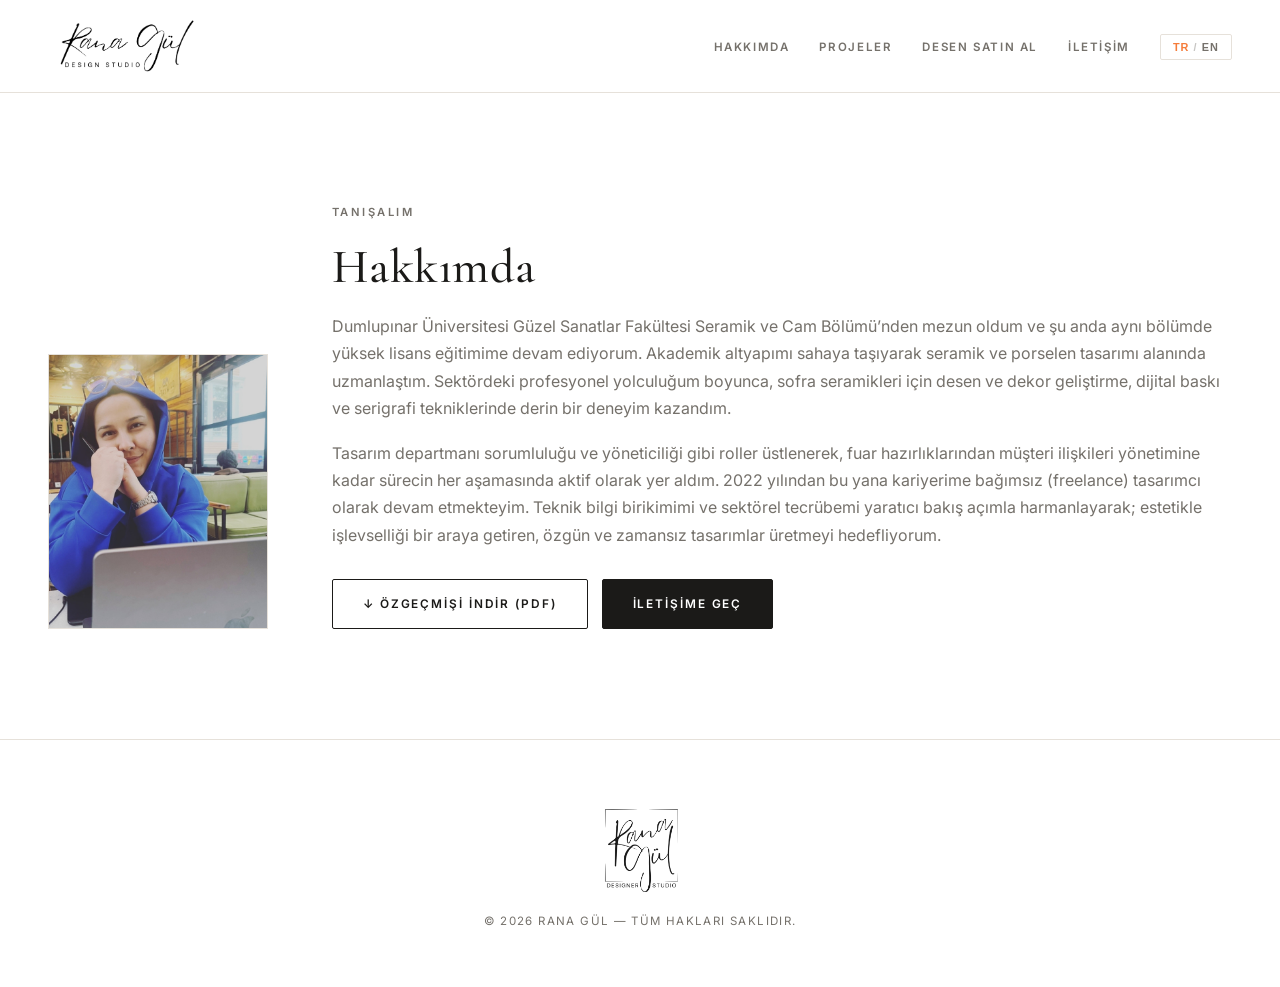
<file: hakkimda.html>
<!DOCTYPE html>
<html lang="tr">
<head>
  <meta charset="UTF-8" />
  <meta name="viewport" content="width=device-width, initial-scale=1.0" />

  <!-- ===== Temel SEO ===== -->
  <title>Hakkımda — Rana Gül Design Studio</title>
  <meta name="description" content="Rana Gül kimdir? Seramik ve porselen yüzey deseni tasarımcısı; Edessa, Farika, Serenat, Ant, Lujo ve Tulu Porselen gibi markalar için desen ve dekor geliştirdi. Eğitim, deneyim ve uzmanlık alanları." />
  <meta name="author" content="Rana Gül" />
  <meta name="robots" content="index, follow, max-image-preview:large" />
  <meta name="theme-color" content="#f57c3a" />
  <link rel="canonical" href="https://ranauslu.github.io/ranaguldesignerstudio/hakkimda.html" />

  <!-- ===== Favicon ===== -->
  <link rel="icon" type="image/png" sizes="32x32" href="assets/favicon-32.png" />
  <link rel="apple-touch-icon" href="assets/apple-touch-icon.jpg" />

  <!-- ===== Open Graph ===== -->
  <meta property="og:type" content="profile" />
  <meta property="og:site_name" content="Rana Gül Design Studio" />
  <meta property="og:title" content="Hakkımda — Rana Gül Design Studio" />
  <meta property="og:description" content="Seramik ve porselen yüzey deseni tasarımcısı Rana Gül'ün eğitimi, deneyimi ve uzmanlık alanları." />
  <meta property="og:url" content="https://ranauslu.github.io/ranaguldesignerstudio/hakkimda.html" />
  <meta property="og:image" content="https://ranauslu.github.io/ranaguldesignerstudio/assets/og-image.jpg" />
  <meta property="og:locale" content="tr_TR" />

  <link rel="preconnect" href="https://fonts.googleapis.com" />
  <link rel="preconnect" href="https://fonts.gstatic.com" crossorigin />
  <link href="https://fonts.googleapis.com/css2?family=Cormorant+Garamond:ital,wght@0,400;0,500;0,600;1,400&family=Inter:wght@400;500;600&display=swap" rel="stylesheet" />
  <link rel="stylesheet" href="css/style.css?v=4" />

  <!-- ===== JSON-LD ===== -->
  <script type="application/ld+json">
  {
    "@context": "https://schema.org",
    "@type": "AboutPage",
    "url": "https://ranauslu.github.io/ranaguldesignerstudio/hakkimda.html",
    "name": "Hakkımda — Rana Gül Design Studio",
    "mainEntity": {
      "@type": "Person",
      "name": "Rana Gül",
      "jobTitle": "Porselen & Seramik Yüzey Deseni Tasarımcısı",
      "url": "https://ranauslu.github.io/ranaguldesignerstudio/",
      "email": "ranaguldesigner@gmail.com",
      "telephone": "+90-546-262-95-01",
      "alumniOf": { "@type": "CollegeOrUniversity", "name": "Dumlupınar Üniversitesi Güzel Sanatlar Fakültesi — Seramik ve Cam" },
      "sameAs": [
        "https://www.instagram.com/ranaguldesigner/",
        "https://www.linkedin.com/in/rana-g%C3%BCl-5452bb26b/"
      ]
    }
  }
  </script>
</head>
<body>
  <!-- ============ HEADER / NAVİGASYON ============ -->
  <header class="site-header" id="top">
    <nav class="nav container">
      <a href="index.html" class="brand" aria-label="Rana Gül Design Studio">
        <img src="ranalogo/logo-yatay.jpg" alt="Rana Gül Design Studio" class="brand-logo" />
      </a>

      <button class="nav-toggle" aria-label="Menü" aria-expanded="false">
        <span></span><span></span><span></span>
      </button>

      <ul class="nav-links">
        <li><a href="hakkimda.html" aria-current="page" data-tr="Hakkımda" data-en="About">Hakkımda</a></li>
        <li><a href="index.html#projeler" data-tr="Projeler" data-en="Projects">Projeler</a></li>
        <li><a href="index.html#satis" data-tr="Desen Satın Al" data-en="Buy Patterns">Desen Satın Al</a></li>
        <li><a href="index.html#iletisim" data-tr="İletişim" data-en="Contact">İletişim</a></li>
        <li>
          <button class="lang-toggle" aria-label="Dil değiştir">
            <span class="lang-tr">TR</span><span class="lang-sep">/</span><span class="lang-en">EN</span>
          </button>
        </li>
      </ul>
    </nav>
  </header>

  <main>
    <!-- ============ HAKKIMDA ============ -->
    <section class="section" id="hakkimda">
      <div class="container about">
        <div class="about-photo">
          <div class="photo-frame">
            <img src="assets/profil.jpg" alt="Rana Gül" class="photo-img" width="640" height="800" />
          </div>
        </div>
        <div class="about-text">
          <p class="eyebrow" data-tr="Tanışalım" data-en="Get to know me">Tanışalım</p>
          <h1 class="section-title" data-tr="Hakkımda" data-en="About">Hakkımda</h1>
          <p data-tr="Dumlupınar Üniversitesi Güzel Sanatlar Fakültesi Seramik ve Cam Bölümü’nden mezun oldum ve şu anda aynı bölümde yüksek lisans eğitimime devam ediyorum. Akademik altyapımı sahaya taşıyarak seramik ve porselen tasarımı alanında uzmanlaştım. Sektördeki profesyonel yolculuğum boyunca, sofra seramikleri için desen ve dekor geliştirme, dijital baskı ve serigrafi tekniklerinde derin bir deneyim kazandım."
             data-en="I graduated from the Department of Ceramics and Glass at Dumlupınar University, Faculty of Fine Arts, and I am currently pursuing my master’s degree in the same department. Bringing my academic background into practice, I specialized in ceramic and porcelain design. Throughout my professional journey in the industry, I have gained deep experience in pattern and decor development for tableware ceramics, as well as in digital printing and serigraphy (screen printing) techniques.">
            Dumlupınar Üniversitesi Güzel Sanatlar Fakültesi Seramik ve Cam Bölümü’nden mezun oldum ve şu anda aynı bölümde yüksek lisans eğitimime devam ediyorum. Akademik altyapımı sahaya taşıyarak seramik ve porselen tasarımı alanında uzmanlaştım. Sektördeki profesyonel yolculuğum boyunca, sofra seramikleri için desen ve dekor geliştirme, dijital baskı ve serigrafi tekniklerinde derin bir deneyim kazandım.
          </p>
          <p data-tr="Tasarım departmanı sorumluluğu ve yöneticiliği gibi roller üstlenerek, fuar hazırlıklarından müşteri ilişkileri yönetimine kadar sürecin her aşamasında aktif olarak yer aldım. 2022 yılından bu yana kariyerime bağımsız (freelance) tasarımcı olarak devam etmekteyim. Teknik bilgi birikimimi ve sektörel tecrübemi yaratıcı bakış açımla harmanlayarak; estetikle işlevselliği bir araya getiren, özgün ve zamansız tasarımlar üretmeyi hedefliyorum."
             data-en="Taking on roles such as design department lead and manager, I have been actively involved in every stage of the process — from trade-fair preparations to client relationship management. Since 2022, I have been continuing my career as an independent (freelance) designer. By blending my technical knowledge and industry experience with my creative vision, I aim to create original and timeless designs that bring together aesthetics and functionality.">
            Tasarım departmanı sorumluluğu ve yöneticiliği gibi roller üstlenerek, fuar hazırlıklarından müşteri ilişkileri yönetimine kadar sürecin her aşamasında aktif olarak yer aldım. 2022 yılından bu yana kariyerime bağımsız (freelance) tasarımcı olarak devam etmekteyim. Teknik bilgi birikimimi ve sektörel tecrübemi yaratıcı bakış açımla harmanlayarak; estetikle işlevselliği bir araya getiren, özgün ve zamansız tasarımlar üretmeyi hedefliyorum.
          </p>

          <div class="about-actions">
            <a class="btn btn-ghost cv-btn" href="biyografi/Rana%20G%C3%9CL.pdf" target="_blank" rel="noopener"
               data-tr="↓ Özgeçmişi İndir (PDF)" data-en="↓ Download CV (PDF)">↓ Özgeçmişi İndir (PDF)</a>
            <a class="btn btn-primary" href="index.html#iletisim" data-tr="İletişime Geç" data-en="Get in Touch">İletişime Geç</a>
          </div>
        </div>
      </div>
    </section>
  </main>

  <!-- ============ FOOTER ============ -->
  <footer class="site-footer">
    <div class="container">
      <img src="ranalogo/logo-kare.jpg" alt="Rana Gül Designer Studio" class="footer-logo" />
      <p>© <span id="year"></span> Rana Gül — <span data-tr="Tüm hakları saklıdır." data-en="All rights reserved.">Tüm hakları saklıdır.</span></p>
    </div>
  </footer>

  <script src="js/main.js"></script>
</body>
</html>
</file>
<file: css/style.css>
/* ============================================================
   Rana Gül — Porselen Yüzey Deseni Portföyü
   Editoryal & minimal tema (Tashi Studio tarzı):
   nötr/beyaz zemin, bol boşluk, büyük harf-aralıklı tipografi,
   görsel-odaklı ızgara. Mor + turuncu hafif vurgu.
   Saf CSS, framework yok.
   ============================================================ */

:root {
  --bg: #ffffff;
  --bg-alt: #f6f4f1;        /* sıcak nötr off-white */
  --ink: #1b1a18;           /* neredeyse siyah metin */
  --ink-soft: #75716b;      /* ikincil metin */
  --line: #e6e1da;          /* hairline çizgi */
  --kart: #ffffff;

  --accent: #f57c3a;        /* turuncu — sade vurgu */
  --accent-dark: #e06a28;
  --mor: #6c4ab6;           /* mor — çok hafif ikincil vurgu */

  --r: 2px;                 /* keskin, editoryal köşeler */
  --maxw: 1240px;
  --pad: 28px;
}

* { box-sizing: border-box; }
html { scroll-behavior: smooth; }

body {
  margin: 0;
  font-family: "Inter", system-ui, -apple-system, sans-serif;
  color: var(--ink);
  background: var(--bg);
  line-height: 1.7;
  font-size: 16px;
  -webkit-font-smoothing: antialiased;
  text-rendering: optimizeLegibility;
}

h1, h2, h3 { font-weight: 500; line-height: 1.15; margin: 0; }
a { color: inherit; text-decoration: none; }
img { max-width: 100%; display: block; }

.container { width: 100%; max-width: var(--maxw); margin: 0 auto; padding: 0 var(--pad); }

/* Bölüm üstü küçük etiket */
.eyebrow,
.hero-eyebrow {
  text-transform: uppercase;
  letter-spacing: 0.22em;
  font-size: 0.7rem;
  font-weight: 600;
  color: var(--accent);
}

/* ---------- Butonlar ---------- */
.btn {
  display: inline-block;
  padding: 14px 30px;
  border-radius: var(--r);
  font-size: 0.74rem;
  font-weight: 600;
  letter-spacing: 0.16em;
  text-transform: uppercase;
  cursor: pointer;
  border: 1px solid transparent;
  transition: background 0.2s ease, color 0.2s ease, border-color 0.2s ease;
}
.btn-primary { background: var(--ink); color: #fff; border-color: var(--ink); }
.btn-primary:hover { background: var(--accent); border-color: var(--accent); }
.btn-ghost { background: transparent; color: var(--ink); border-color: var(--ink); }
.btn-ghost:hover { background: var(--ink); color: #fff; }

/* ---------- Header / Nav ---------- */
.site-header {
  position: sticky; top: 0; z-index: 50;
  background: rgba(255, 255, 255, 0.9);
  backdrop-filter: saturate(140%) blur(10px);
  border-bottom: 1px solid var(--line);
}
.nav { display: flex; align-items: center; justify-content: space-between; height: 92px; }
.brand { display: flex; align-items: center; }
.brand-logo { height: 64px; width: auto; }

.nav-links { display: flex; align-items: center; gap: 30px; list-style: none; margin: 0; padding: 0; }
.nav-links a {
  color: var(--ink-soft); font-size: 0.72rem; font-weight: 600;
  letter-spacing: 0.14em; text-transform: uppercase; padding-bottom: 2px;
  border-bottom: 1px solid transparent; transition: 0.18s;
}
.nav-links a:hover { color: var(--ink); border-bottom-color: var(--accent); }

.lang-toggle {
  background: transparent; border: 1px solid var(--line); border-radius: var(--r);
  padding: 6px 12px; font-size: 0.68rem; font-weight: 600; letter-spacing: 0.1em;
  cursor: pointer; color: var(--ink-soft);
}
.lang-toggle .lang-sep { opacity: 0.4; margin: 0 4px; }
body[data-lang="tr"] .lang-tr { color: var(--accent); }
body[data-lang="en"] .lang-en { color: var(--accent); }

.nav-toggle { display: none; background: none; border: 0; cursor: pointer; padding: 8px; }
.nav-toggle span { display: block; width: 22px; height: 1.5px; background: var(--ink); margin: 5px 0; transition: 0.25s; }

/* ---------- Hero ---------- */
.hero { background: var(--bg); padding: 116px 0 70px; }
.hero-pattern { display: none; }
.hero-inner { position: relative; text-align: center; max-width: 820px; margin: 0 auto; }
.hero-eyebrow { display: block; margin: 0 0 22px; font-size: 0.95rem; letter-spacing: 0.16em; }
.hero-title {
  font-family: "Cormorant Garamond", Georgia, serif;
  font-size: clamp(2.7rem, 7vw, 5rem); line-height: 1;
  letter-spacing: 0.01em; margin: 0 0 24px; color: var(--ink); font-weight: 500;
}
.hero-lead { font-size: 1.1rem; color: var(--ink-soft); margin: 0 auto 38px; max-width: 600px; }
.hero-cta { display: flex; gap: 16px; justify-content: center; flex-wrap: wrap; }

/* ---------- Tam genişlik desen banner (carousel, 3:1) ---------- */
.banner { width: 100%; border-top: 1px solid var(--line); border-bottom: 1px solid var(--line); background: #fff; }
.bc { position: relative; width: 100%; aspect-ratio: 3 / 1; overflow: hidden; background: #fff; }
.bc-slide {
  position: absolute; inset: 0; width: 100%; height: 100%; object-fit: cover;
  opacity: 0; transition: opacity 0.7s ease; pointer-events: none;
}
.bc-slide.active { opacity: 1; }
.bc-arrow {
  position: absolute; top: 50%; transform: translateY(-50%); z-index: 3;
  width: 42px; height: 42px; border-radius: 50%; border: 0;
  background: rgba(255, 255, 255, 0.8); color: var(--ink); font-size: 1.7rem; line-height: 1;
  cursor: pointer; display: grid; place-items: center; transition: background 0.2s, opacity 0.2s;
  box-shadow: 0 2px 10px rgba(0,0,0,0.12);
}
.bc-arrow:hover { background: #fff; }
.bc-prev { left: 16px; }
.bc-next { right: 16px; }
.bc-dots { position: absolute; bottom: 14px; left: 0; right: 0; z-index: 3; display: flex; gap: 7px; justify-content: center; flex-wrap: wrap; padding: 0 16px; }
.bc-dot {
  width: 8px; height: 8px; border-radius: 50%; border: 0; padding: 0; cursor: pointer;
  background: rgba(255, 255, 255, 0.6); box-shadow: 0 1px 3px rgba(0,0,0,0.25);
  transition: background 0.2s, transform 0.2s;
}
.bc-dot.active { background: #fff; transform: scale(1.35); }

@media (max-width: 600px) {
  .bc-arrow { width: 34px; height: 34px; font-size: 1.3rem; }
  .bc-prev { left: 8px; } .bc-next { right: 8px; }
  .bc-dots { bottom: 8px; gap: 5px; }
  .bc-dot { width: 6px; height: 6px; }
}

/* ---------- Bölüm genel ---------- */
.section { padding: 110px 0; }
.section-alt { background: var(--bg-alt); }
.section-title {
  font-family: "Cormorant Garamond", Georgia, serif;
  font-size: clamp(2.1rem, 4vw, 3rem);
  letter-spacing: 0.01em; font-weight: 500;
  color: var(--ink); margin: 0 0 18px;
}
.section-lead { color: var(--ink-soft); max-width: 640px; margin: 0 0 48px; font-size: 1.04rem; }

/* ---------- Hakkımda ---------- */
.about { display: grid; grid-template-columns: 220px 1fr; gap: 64px; align-items: end; }
.photo-frame { overflow: hidden; border: 1px solid var(--line); }
.photo-placeholder {
  aspect-ratio: 4/5; display: grid; place-items: center;
  font-size: 2.6rem; letter-spacing: 0.1em; color: var(--ink-soft);
  background: var(--bg-alt); font-weight: 500;
}
.photo-img { width: 100%; height: auto; display: block; }
.about-text p { margin: 0 0 18px; color: var(--ink-soft); }
.about-sub {
  font-size: 0.78rem; text-transform: uppercase; letter-spacing: 0.18em;
  color: var(--ink); margin: 34px 0 16px; font-weight: 600;
}
.skill-list { list-style: none; padding: 0; margin: 0; display: flex; flex-wrap: wrap; gap: 8px; }
.skill-list li {
  border: 1px solid var(--line); color: var(--ink-soft);
  padding: 7px 15px; border-radius: var(--r); font-size: 0.8rem;
  letter-spacing: 0.04em; text-transform: uppercase;
}

.about-actions { display: flex; flex-wrap: wrap; gap: 14px; margin-top: 30px; align-items: center; }
.about-actions .cv-btn { margin-top: 0; }

/* ---------- Filtreler ---------- */
.filters { display: flex; flex-wrap: wrap; gap: 26px; margin-bottom: 40px; border-bottom: 1px solid var(--line); padding-bottom: 6px; }
.filter {
  background: none; border: 0; color: var(--ink-soft);
  padding: 0 0 10px; font-size: 0.74rem; font-weight: 600; letter-spacing: 0.14em;
  text-transform: uppercase; cursor: pointer; position: relative; transition: color 0.18s;
}
.filter::after {
  content: ""; position: absolute; left: 0; right: 0; bottom: -7px; height: 2px;
  background: var(--accent); transform: scaleX(0); transition: transform 0.2s ease;
}
.filter:hover { color: var(--ink); }
.filter.is-active { color: var(--ink); }
.filter.is-active::after { transform: scaleX(1); }

/* ---------- Galeri ---------- */
.gallery { display: grid; grid-template-columns: repeat(3, 1fr); gap: 28px; }
.tile {
  display: block; width: 100%; text-align: left; padding: 0;
  background: var(--kart); border: 1px solid var(--line); border-radius: var(--r);
  overflow: hidden; cursor: pointer; transition: border-color 0.2s ease;
}
.tile:hover { border-color: var(--ink); }
.tile-imgwrap { overflow: hidden; }
.tile img { aspect-ratio: 4/3; object-fit: cover; background: #fff; transition: transform 0.45s ease; }
.tile:hover img { transform: scale(1.04); }
.tile-meta { display: flex; justify-content: space-between; align-items: center; padding: 16px 18px; }
.tile-code { font-weight: 600; color: var(--ink); font-size: 0.8rem; letter-spacing: 0.1em; }
.tile-tag { font-size: 0.64rem; text-transform: uppercase; letter-spacing: 0.16em; color: var(--accent); font-weight: 600; }

/* ---------- Markalar ---------- */
.brands-title {
  font-size: 0.78rem; text-transform: uppercase; letter-spacing: 0.18em;
  color: var(--ink-soft); margin: 0 0 26px; font-weight: 600;
}
.brands { display: grid; grid-template-columns: repeat(4, 1fr); gap: 0; margin-bottom: 72px; border: 1px solid var(--line); }
.brand-cell {
  display: grid; place-items: center; padding: 30px 22px; min-height: 110px;
  border-right: 1px solid var(--line); border-bottom: 1px solid var(--line); background: var(--kart);
}
.brand-cell img {
  max-height: 50px; width: auto; max-width: 100%; object-fit: contain;
  filter: grayscale(1); opacity: 0.55; transition: filter 0.2s ease, opacity 0.2s ease;
}
.brand-cell:hover img { filter: grayscale(0); opacity: 1; }
.brand-cell--dark { background: var(--ink); }
.brand-cell--dark img { filter: none; opacity: 0.9; }
.brand-cell--dark:hover img { opacity: 1; }

/* ---------- Projeler ---------- */
.cv-btn { margin-top: 30px; }
.cards { display: grid; grid-template-columns: repeat(3, 1fr); gap: 28px; margin-bottom: 72px; }
.card { background: var(--kart); border: 1px solid var(--line); border-radius: var(--r); padding: 34px 30px; }
.card-icon {
  display: inline-grid; place-items: center; width: 46px; height: 46px;
  border: 1px solid var(--line); color: var(--accent); font-size: 1.4rem; margin-bottom: 18px;
}
.card h3 { margin: 0 0 10px; font-size: 0.95rem; text-transform: uppercase; letter-spacing: 0.08em; color: var(--ink); font-weight: 600; }
.card p { margin: 0; color: var(--ink-soft); font-size: 0.95rem; }

.process-title { font-size: 0.78rem; text-transform: uppercase; letter-spacing: 0.18em; color: var(--ink-soft); margin: 0 0 26px; font-weight: 600; }
.process { list-style: none; padding: 0; margin: 0 0 64px; display: grid; gap: 0; border-top: 1px solid var(--line); }
.process li {
  display: grid; grid-template-columns: 56px 220px 1fr; align-items: center; gap: 20px;
  border-bottom: 1px solid var(--line); padding: 22px 6px;
}
.process .step-no { font-size: 0.8rem; letter-spacing: 0.1em; color: var(--accent); font-weight: 600; }
.process strong { color: var(--ink); text-transform: uppercase; letter-spacing: 0.08em; font-size: 0.86rem; font-weight: 600; }
.process li > span:last-child { color: var(--ink-soft); font-size: 0.95rem; }

/* Ekran okuyucu için görünmez başlık (SEO + erişilebilirlik) */
.sr-only {
  position: absolute; width: 1px; height: 1px; padding: 0; margin: -1px;
  overflow: hidden; clip: rect(0, 0, 0, 0); white-space: nowrap; border: 0;
}

/* Firmalara özel çalışma görsel bandı */
.firma-banner { border: 1px solid var(--line); border-radius: var(--r); overflow: hidden; margin-bottom: 40px; }
.firma-banner img { width: 100%; height: auto; display: block; }

/* Proje başlat görselli bandı (yazı görselin içinde, buton üstüne biner) */
.proje-banner { position: relative; border: 1px solid var(--line); border-radius: var(--r); overflow: hidden; }
.proje-banner img { width: 100%; height: auto; display: block; }
.proje-btn { position: absolute; left: 3.4%; top: 58%; }

@media (max-width: 600px) {
  .proje-banner { display: flex; flex-direction: column; align-items: flex-start; gap: 16px; border: none; }
  .proje-banner img { border: 1px solid var(--line); border-radius: var(--r); }
  .proje-btn { position: static; }
}

/* ---------- Şifre kilidi ---------- */
.lock-gate { max-width: 480px; margin: 0 auto; text-align: center; padding: 20px 0; }
.lock-ico { display: inline-flex; color: var(--accent); margin-bottom: 18px; }
.lock-gate .section-title { margin-bottom: 14px; }
.lock-lead { margin: 0 auto 26px; }
.lock-form { display: flex; gap: 12px; justify-content: center; flex-wrap: wrap; }
.lock-form input {
  font: inherit; font-size: 0.98rem; padding: 13px 16px; min-width: 220px; flex: 1;
  border: 1px solid var(--line); border-radius: var(--r); background: #fff; color: var(--ink);
}
.lock-form input:focus { outline: none; border-color: var(--ink); }
.lock-error { color: #c0392b; font-size: 0.9rem; margin: 16px 0 0; }

/* ---------- Satış ---------- */
.shop { display: grid; grid-template-columns: repeat(3, 1fr); gap: 28px; }
.shop-item {
  background: var(--kart); border: 1px solid var(--line); border-radius: var(--r);
  overflow: hidden; display: flex; flex-direction: column; transition: border-color 0.2s ease;
}
.shop-item:hover { border-color: var(--ink); }
.shop-item img { aspect-ratio: 4/3; object-fit: cover; background: #fff; }
.shop-body { padding: 20px 20px 24px; display: flex; flex-direction: column; gap: 5px; flex: 1; }
.shop-code { font-weight: 600; color: var(--ink); letter-spacing: 0.08em; font-size: 0.85rem; }
.shop-tag { font-size: 0.66rem; color: var(--ink-soft); text-transform: uppercase; letter-spacing: 0.14em; }
.shop-price { font-size: 1.2rem; color: var(--ink); margin: 8px 0 16px; font-weight: 500; }
.shop-buy { margin-top: auto; width: 100%; text-align: center; }
.license-note { color: var(--ink-soft); font-size: 0.82rem; margin-top: 34px; }

/* ---------- Instagram ---------- */
.ig-eyebrow { display: inline-flex; align-items: center; gap: 7px; }
.ig-logo { flex: none; }
.ig-head { display: flex; align-items: flex-end; justify-content: space-between; gap: 20px; flex-wrap: wrap; margin-bottom: 40px; }
.ig-head .section-title { margin: 0; }
.ig-grid { display: grid; grid-template-columns: repeat(3, 1fr); gap: 22px; }
.ig-embeds { display: flex; flex-wrap: wrap; gap: 22px; justify-content: center; }
.ig-embeds .instagram-media { flex: 0 1 380px; margin: 0 !important; min-width: 260px !important; }
.ig-tile {
  position: relative; display: block; overflow: hidden; border: 1px solid var(--line);
  border-radius: var(--r); background: #fff; aspect-ratio: 1 / 1;
}
.ig-tile img { width: 100%; height: 100%; object-fit: cover; transition: transform 0.45s ease; }
.ig-tile:hover img { transform: scale(1.05); }
.ig-tile .ig-ico {
  position: absolute; inset: 0; display: grid; place-items: center;
  background: rgba(27, 26, 24, 0.45); opacity: 0; transition: opacity 0.25s ease;
  background-image:
    linear-gradient(rgba(27,26,24,0.35), rgba(27,26,24,0.35)),
    url("data:image/svg+xml,%3Csvg xmlns='http://www.w3.org/2000/svg' width='44' height='44' viewBox='0 0 24 24' fill='none' stroke='%23ffffff' stroke-width='1.6' stroke-linecap='round' stroke-linejoin='round'%3E%3Crect x='2' y='2' width='20' height='20' rx='5'/%3E%3Ccircle cx='12' cy='12' r='4'/%3E%3Cline x1='17.5' y1='6.5' x2='17.5' y2='6.5'/%3E%3C/svg%3E");
  background-repeat: no-repeat; background-position: center;
}
.ig-tile:hover .ig-ico { opacity: 1; }

/* ---------- İletişim ---------- */
.contact { display: grid; grid-template-columns: 1fr 1fr; gap: 72px; align-items: start; }
.contact-links { list-style: none; padding: 0; margin: 30px 0 0; display: grid; gap: 0; border-top: 1px solid var(--line); }
.contact-links li { display: flex; align-items: baseline; gap: 18px; padding: 16px 2px; border-bottom: 1px solid var(--line); }
.contact-label {
  min-width: 96px; font-size: 0.68rem; text-transform: uppercase; letter-spacing: 0.16em;
  color: var(--ink-soft); font-weight: 600;
}
.contact-links a { color: var(--ink); font-weight: 500; border-bottom: 1px solid transparent; transition: 0.18s; }
.contact-links a:hover { border-bottom-color: var(--accent); }

.contact-form { display: grid; gap: 18px; background: var(--bg-alt); border: 1px solid var(--line); border-radius: var(--r); padding: 34px; }
.contact-form label {
  display: grid; gap: 8px; font-size: 0.68rem; font-weight: 600; letter-spacing: 0.14em;
  text-transform: uppercase; color: var(--ink-soft);
}
.contact-form input, .contact-form textarea {
  font: inherit; font-size: 0.95rem; text-transform: none; letter-spacing: normal;
  padding: 13px 15px; border: 1px solid var(--line); border-radius: var(--r);
  background: #fff; color: var(--ink); resize: vertical;
}
.contact-form input:focus, .contact-form textarea:focus { outline: none; border-color: var(--ink); }
.contact-form .btn { justify-self: start; }

/* ---------- Footer ---------- */
.site-footer { padding: 56px 0; border-top: 1px solid var(--line); text-align: center; }
.footer-logo { height: 96px; width: auto; margin: 0 auto 20px; opacity: 0.9; }
.site-footer p { margin: 0; color: var(--ink-soft); font-size: 0.72rem; letter-spacing: 0.12em; text-transform: uppercase; }

/* ---------- Lightbox ---------- */
.lightbox {
  position: fixed; inset: 0; z-index: 100; display: none;
  background: rgba(20, 19, 17, 0.92); backdrop-filter: blur(3px);
  align-items: center; justify-content: center; padding: 28px;
}
.lightbox.open { display: flex; }
.lightbox figure { margin: 0; max-width: 960px; text-align: center; }
.lightbox img { border-radius: var(--r); max-height: 80vh; width: auto; margin: 0 auto; background: #fff; }
.lightbox figcaption { color: #fff; margin-top: 18px; font-size: 0.74rem; letter-spacing: 0.16em; text-transform: uppercase; }
.lightbox-close {
  position: absolute; top: 20px; right: 28px; background: none; border: 0; color: #fff;
  font-size: 2.2rem; line-height: 1; cursor: pointer; opacity: 0.8;
}
.lightbox-close:hover { opacity: 1; }

/* ---------- Responsive ---------- */
@media (max-width: 900px) {
  .about, .contact { grid-template-columns: 1fr; gap: 40px; }
  .about-photo { max-width: 300px; }
  .gallery, .cards, .shop { grid-template-columns: repeat(2, 1fr); }
  .brands { grid-template-columns: repeat(3, 1fr); }
  .process li { grid-template-columns: 48px 1fr; }
  .process li strong { grid-column: 2; }
  .process li > span:last-child { grid-column: 2; }

  .nav-toggle { display: block; }
  .nav-links {
    position: absolute; top: 92px; left: 0; right: 0;
    flex-direction: column; align-items: flex-start; gap: 0;
    background: #fff; border-bottom: 1px solid var(--line);
    padding: 8px 28px 20px; display: none;
  }
  .nav-links.open { display: flex; }
  .nav-links li { width: 100%; }
  .nav-links a { display: block; padding: 14px 0; width: 100%; }
}

@media (max-width: 560px) {
  .gallery, .cards, .shop { grid-template-columns: 1fr; }
  .brands { grid-template-columns: repeat(2, 1fr); }
  .section { padding: 72px 0; }
  .hero { padding: 84px 0 76px; }
  .cta-band { flex-direction: column; align-items: flex-start; }
}
</file>
